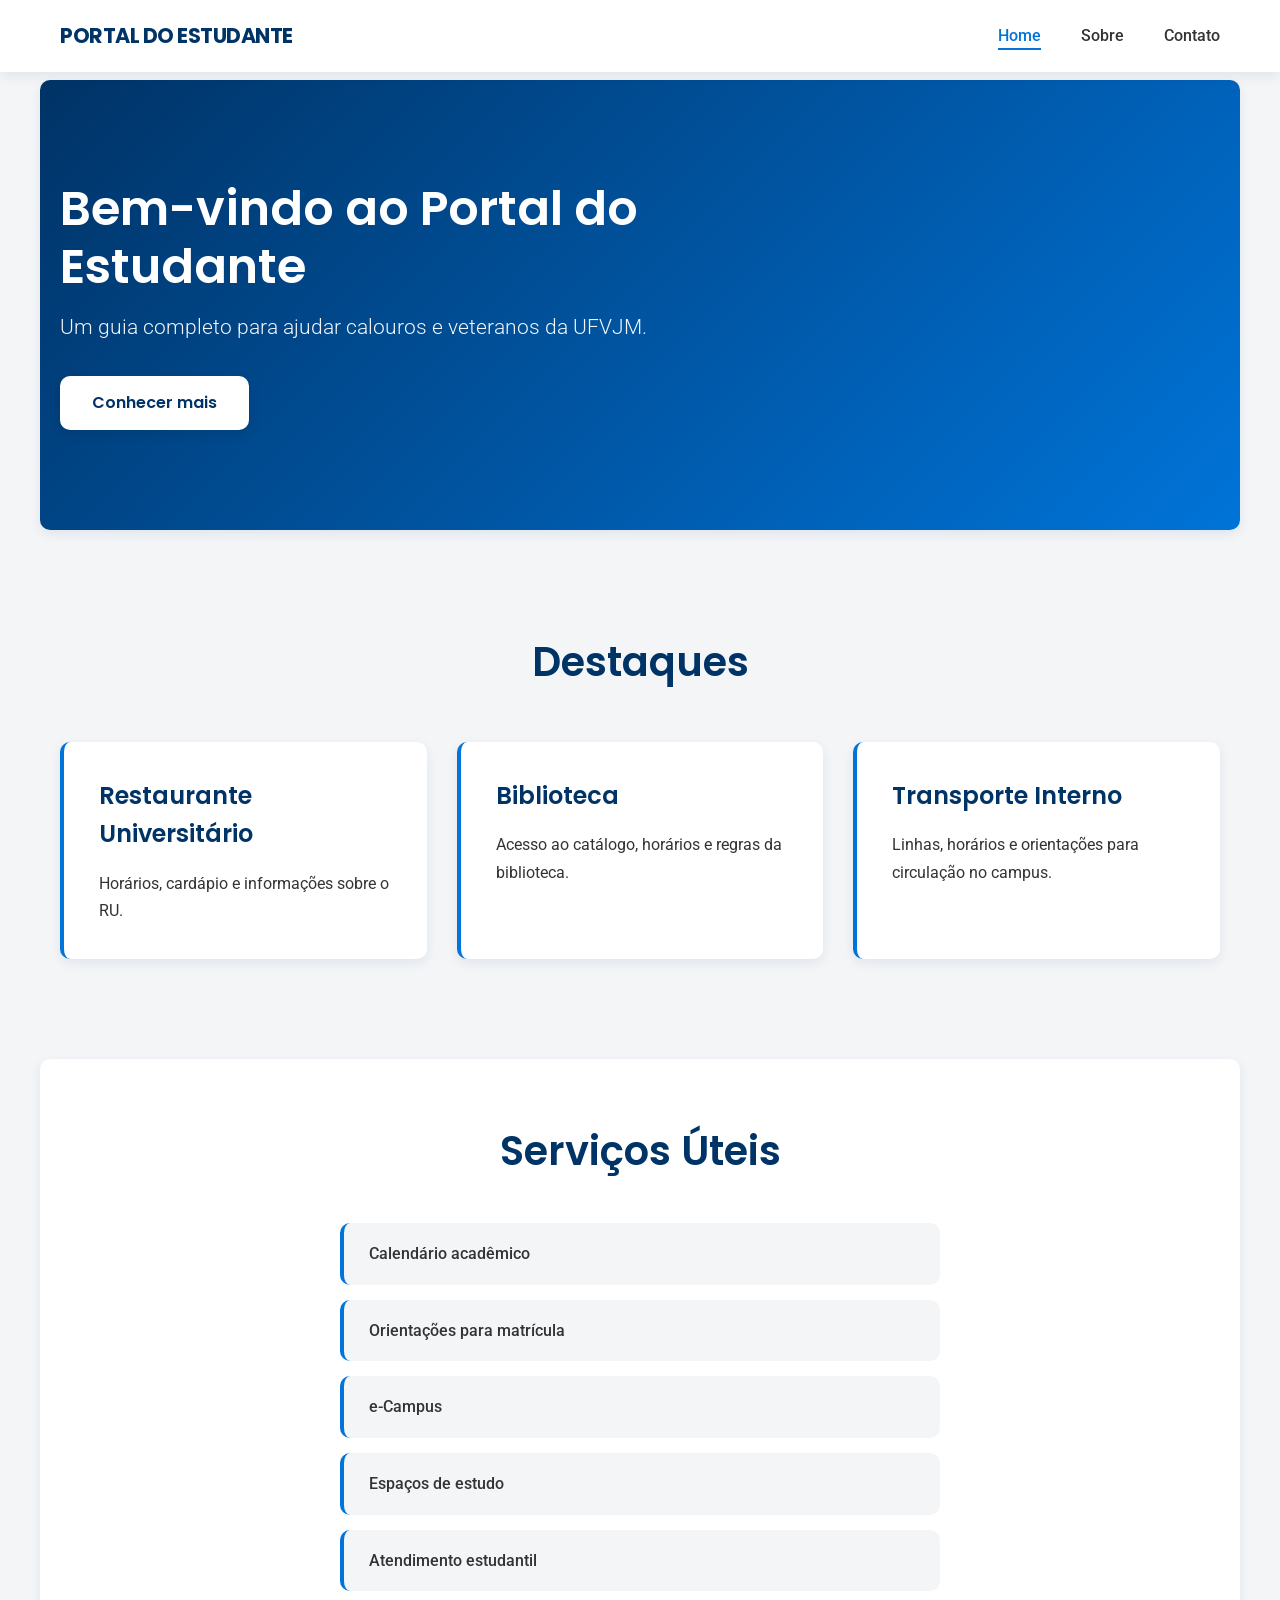
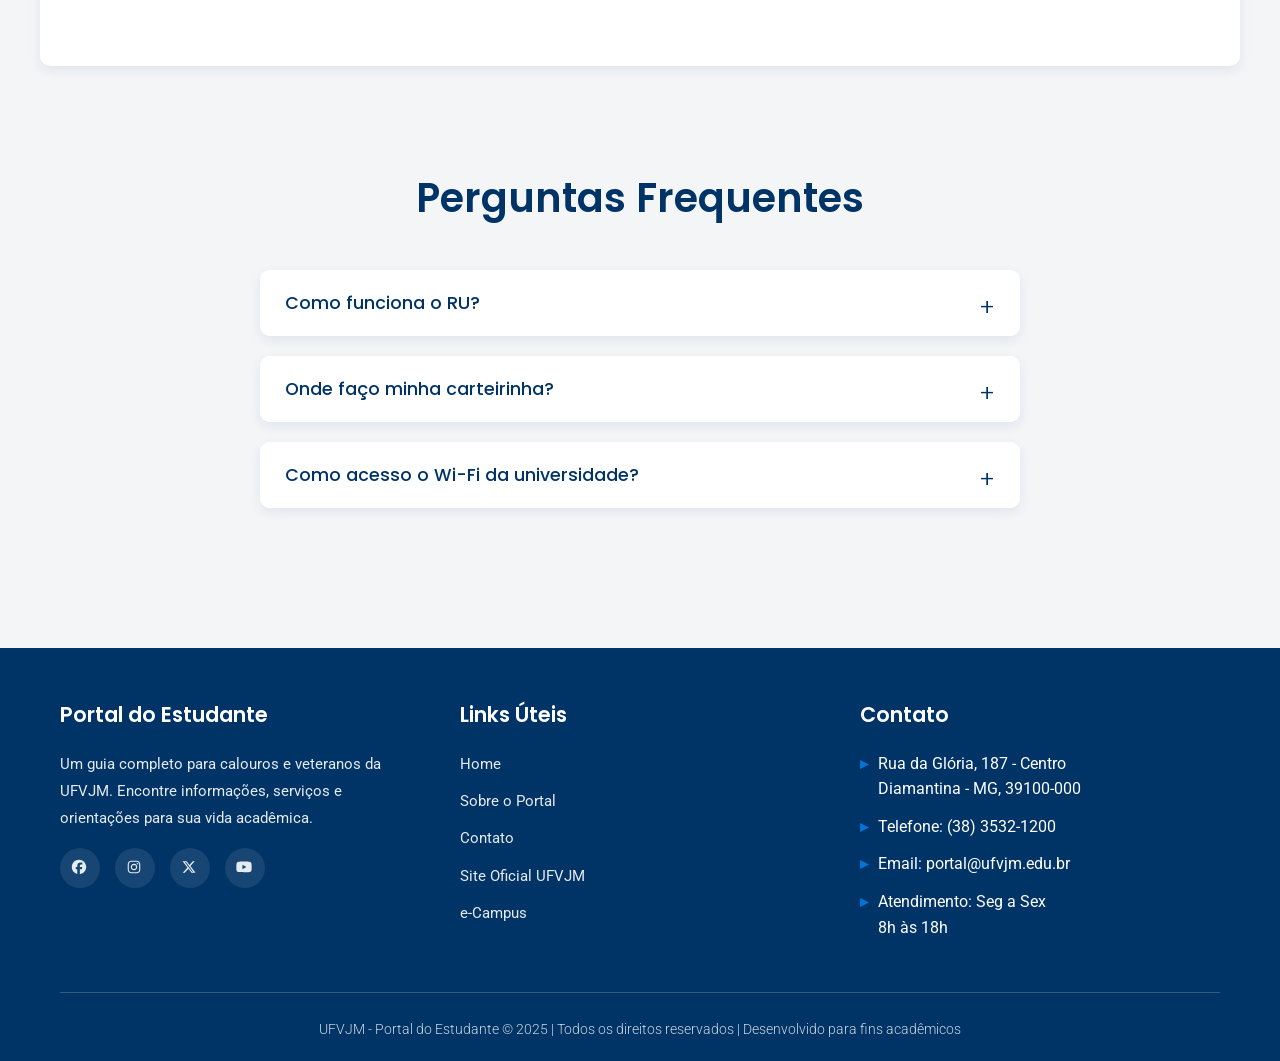
<file: index.html>
<!DOCTYPE html>
<html lang="pt-br">
  <head>
    <meta charset="UTF-8" />
    <meta name="viewport" content="width=device-width, initial-scale=1.0" />
    <title>Portal do Estudante | Home</title>
    <link rel="stylesheet" href="./style.css" />
  </head>

  <body>
    <!-- ========== HEADER ========== -->
    <header class="header">
      <nav class="nav container">
        <div class="logo">PORTAL DO ESTUDANTE</div>

        <ul class="menu">
          <li><a href="index.html" class="active">Home</a></li>
          <li><a href="sobre.html">Sobre</a></li>
          <li><a href="contato.html">Contato</a></li>
        </ul>

        <div class="mobile-btn" id="mobile-btn">☰</div>
      </nav>
    </header>

    <!-- ========== MAIN ========== -->
    <main>
      <section class="hero container">
        <div class="hero-text">
          <h1>Bem-vindo ao Portal do Estudante</h1>
          <p>Um guia completo para ajudar calouros e veteranos da UFVJM.</p>
          <a href="sobre.html" class="btn">Conhecer mais</a>
        </div>
      </section>

      <section class="destaques container">
        <h2>Destaques</h2>

        <div class="cards">
          <article class="card">
            <h3>Restaurante Universitário</h3>
            <p>Horários, cardápio e informações sobre o RU.</p>
          </article>

          <article class="card">
            <h3>Biblioteca</h3>
            <p>Acesso ao catálogo, horários e regras da biblioteca.</p>
          </article>

          <article class="card">
            <h3>Transporte Interno</h3>
            <p>Linhas, horários e orientações para circulação no campus.</p>
          </article>
        </div>
      </section>

      <section class="servicos container">
        <h2>Serviços Úteis</h2>

        <ul class="servicos-lista">
          <li>Calendário acadêmico</li>
          <li>Orientações para matrícula</li>
          <li>e-Campus</li>
          <li>Espaços de estudo</li>
          <li>Atendimento estudantil</li>
        </ul>
      </section>

      <section class="faq container">
        <h2>Perguntas Frequentes</h2>

        <div class="faq-item">
          <button class="faq-pergunta">Como funciona o RU?</button>
          <div class="faq-resposta">
            O Restaurante Universitário oferece refeições a preços acessíveis
            para alunos da UFVJM.
          </div>
        </div>

        <div class="faq-item">
          <button class="faq-pergunta">Onde faço minha carteirinha?</button>
          <div class="faq-resposta">
            A carteirinha estudantil pode ser solicitada na Diretoria de
            Registro e Controle Acadêmico.
          </div>
        </div>

        <div class="faq-item">
          <button class="faq-pergunta">
            Como acesso o Wi-Fi da universidade?
          </button>
          <div class="faq-resposta">
            Utilize seu login institucional para conectar à rede EDUROAM.
          </div>
        </div>
      </section>
    </main>

    <!-- ========== FOOTER ========== -->
    <footer class="footer">
      <div class="container">
        <div class="footer-content">
          <div class="footer-secao">
            <h3>Portal do Estudante</h3>
            <p>
              Um guia completo para calouros e veteranos da UFVJM. Encontre
              informações, serviços e orientações para sua vida acadêmica.
            </p>
            <div class="redes-sociais">
              <a href="#" class="rede-social" aria-label="Facebook">
                <svg
                  xmlns="http://www.w3.org/2000/svg"
                  viewBox="0 0 640 640"
                  fill="currentColor"
                >
                  <path
                    d="M576 320C576 178.6 461.4 64 320 64C178.6 64 64 178.6 64 320C64 440 146.7 540.8 258.2 568.5L258.2 398.2L205.4 398.2L205.4 320L258.2 320L258.2 286.3C258.2 199.2 297.6 158.8 383.2 158.8C399.4 158.8 427.4 162 438.9 165.2L438.9 236C432.9 235.4 422.4 235 409.3 235C367.3 235 351.1 250.9 351.1 292.2L351.1 320L434.7 320L420.3 398.2L351 398.2L351 574.1C477.8 558.8 576 450.9 576 320z"
                  />
                </svg>
              </a>
              <a href="#" class="rede-social" aria-label="Instagram">
                <svg
                  xmlns="http://www.w3.org/2000/svg"
                  viewBox="0 0 640 640"
                  fill="currentColor"
                >
                  <path
                    d="M320.3 205C256.8 204.8 205.2 256.2 205 319.7C204.8 383.2 256.2 434.8 319.7 435C383.2 435.2 434.8 383.8 435 320.3C435.2 256.8 383.8 205.2 320.3 205zM319.7 245.4C360.9 245.2 394.4 278.5 394.6 319.7C394.8 360.9 361.5 394.4 320.3 394.6C279.1 394.8 245.6 361.5 245.4 320.3C245.2 279.1 278.5 245.6 319.7 245.4zM413.1 200.3C413.1 185.5 425.1 173.5 439.9 173.5C454.7 173.5 466.7 185.5 466.7 200.3C466.7 215.1 454.7 227.1 439.9 227.1C425.1 227.1 413.1 215.1 413.1 200.3zM542.8 227.5C541.1 191.6 532.9 159.8 506.6 133.6C480.4 107.4 448.6 99.2 412.7 97.4C375.7 95.3 264.8 95.3 227.8 97.4C192 99.1 160.2 107.3 133.9 133.5C107.6 159.7 99.5 191.5 97.7 227.4C95.6 264.4 95.6 375.3 97.7 412.3C99.4 448.2 107.6 480 133.9 506.2C160.2 532.4 191.9 540.6 227.8 542.4C264.8 544.5 375.7 544.5 412.7 542.4C448.6 540.7 480.4 532.5 506.6 506.2C532.8 480 541 448.2 542.8 412.3C544.9 375.3 544.9 264.5 542.8 227.5zM495 452C487.2 471.6 472.1 486.7 452.4 494.6C422.9 506.3 352.9 503.6 320.3 503.6C287.7 503.6 217.6 506.2 188.2 494.6C168.6 486.8 153.5 471.7 145.6 452C133.9 422.5 136.6 352.5 136.6 319.9C136.6 287.3 134 217.2 145.6 187.8C153.4 168.2 168.5 153.1 188.2 145.2C217.7 133.5 287.7 136.2 320.3 136.2C352.9 136.2 423 133.6 452.4 145.2C472 153 487.1 168.1 495 187.8C506.7 217.3 504 287.3 504 319.9C504 352.5 506.7 422.6 495 452z"
                  />
                </svg>
              </a>
              <a href="#" class="rede-social" aria-label="Twitter">
                <svg
                  xmlns="http://www.w3.org/2000/svg"
                  viewBox="0 0 640 640"
                  fill="currentColor"
                >
                  <path
                    d="M453.2 112L523.8 112L369.6 288.2L551 528L409 528L297.7 382.6L170.5 528L99.8 528L264.7 339.5L90.8 112L236.4 112L336.9 244.9L453.2 112zM428.4 485.8L467.5 485.8L215.1 152L173.1 152L428.4 485.8z"
                  />
                </svg>
              </a>
              <a href="#" class="rede-social" aria-label="YouTube">
                <svg
                  xmlns="http://www.w3.org/2000/svg"
                  viewBox="0 0 640 640"
                  fill="currentColor"
                >
                  <path
                    d="M581.7 188.1C575.5 164.4 556.9 145.8 533.4 139.5C490.9 128 320.1 128 320.1 128C320.1 128 149.3 128 106.7 139.5C83.2 145.8 64.7 164.4 58.4 188.1C47 231 47 320.4 47 320.4C47 320.4 47 409.8 58.4 452.7C64.7 476.3 83.2 494.2 106.7 500.5C149.3 512 320.1 512 320.1 512C320.1 512 490.9 512 533.5 500.5C557 494.2 575.5 476.3 581.8 452.7C593.2 409.8 593.2 320.4 593.2 320.4C593.2 320.4 593.2 231 581.8 188.1zM264.2 401.6L264.2 239.2L406.9 320.4L264.2 401.6z"
                  />
                </svg>
              </a>
            </div>
          </div>

          <div class="footer-secao">
            <h3>Links Úteis</h3>
            <ul class="footer-links">
              <li><a href="index.html">Home</a></li>
              <li><a href="sobre.html">Sobre o Portal</a></li>
              <li><a href="contato.html">Contato</a></li>
              <li>
                <a href="https://ufvjm.edu.br" target="_blank"
                  >Site Oficial UFVJM</a
                >
              </li>
              <li>
                <a href="https://ecampus.ufvjm.edu.br/" target="_blank"
                  >e-Campus</a
                >
              </li>
            </ul>
          </div>

          <div class="footer-secao">
            <h3>Contato</h3>
            <ul class="contato-info">
              <li>
                Rua da Glória, 187 - Centro<br />Diamantina - MG, 39100-000
              </li>
              <li>Telefone: (38) 3532-1200</li>
              <li>Email: portal@ufvjm.edu.br</li>
              <li>Atendimento: Seg a Sex<br />8h às 18h</li>
            </ul>
          </div>
        </div>

        <div class="footer-bottom">
          <p>
            UFVJM - Portal do Estudante © 2025 | Todos os direitos reservados |
            Desenvolvido para fins acadêmicos
          </p>
        </div>
      </div>
    </footer>

    <script src="./script.js"></script>
  </body>
</html>
</file>
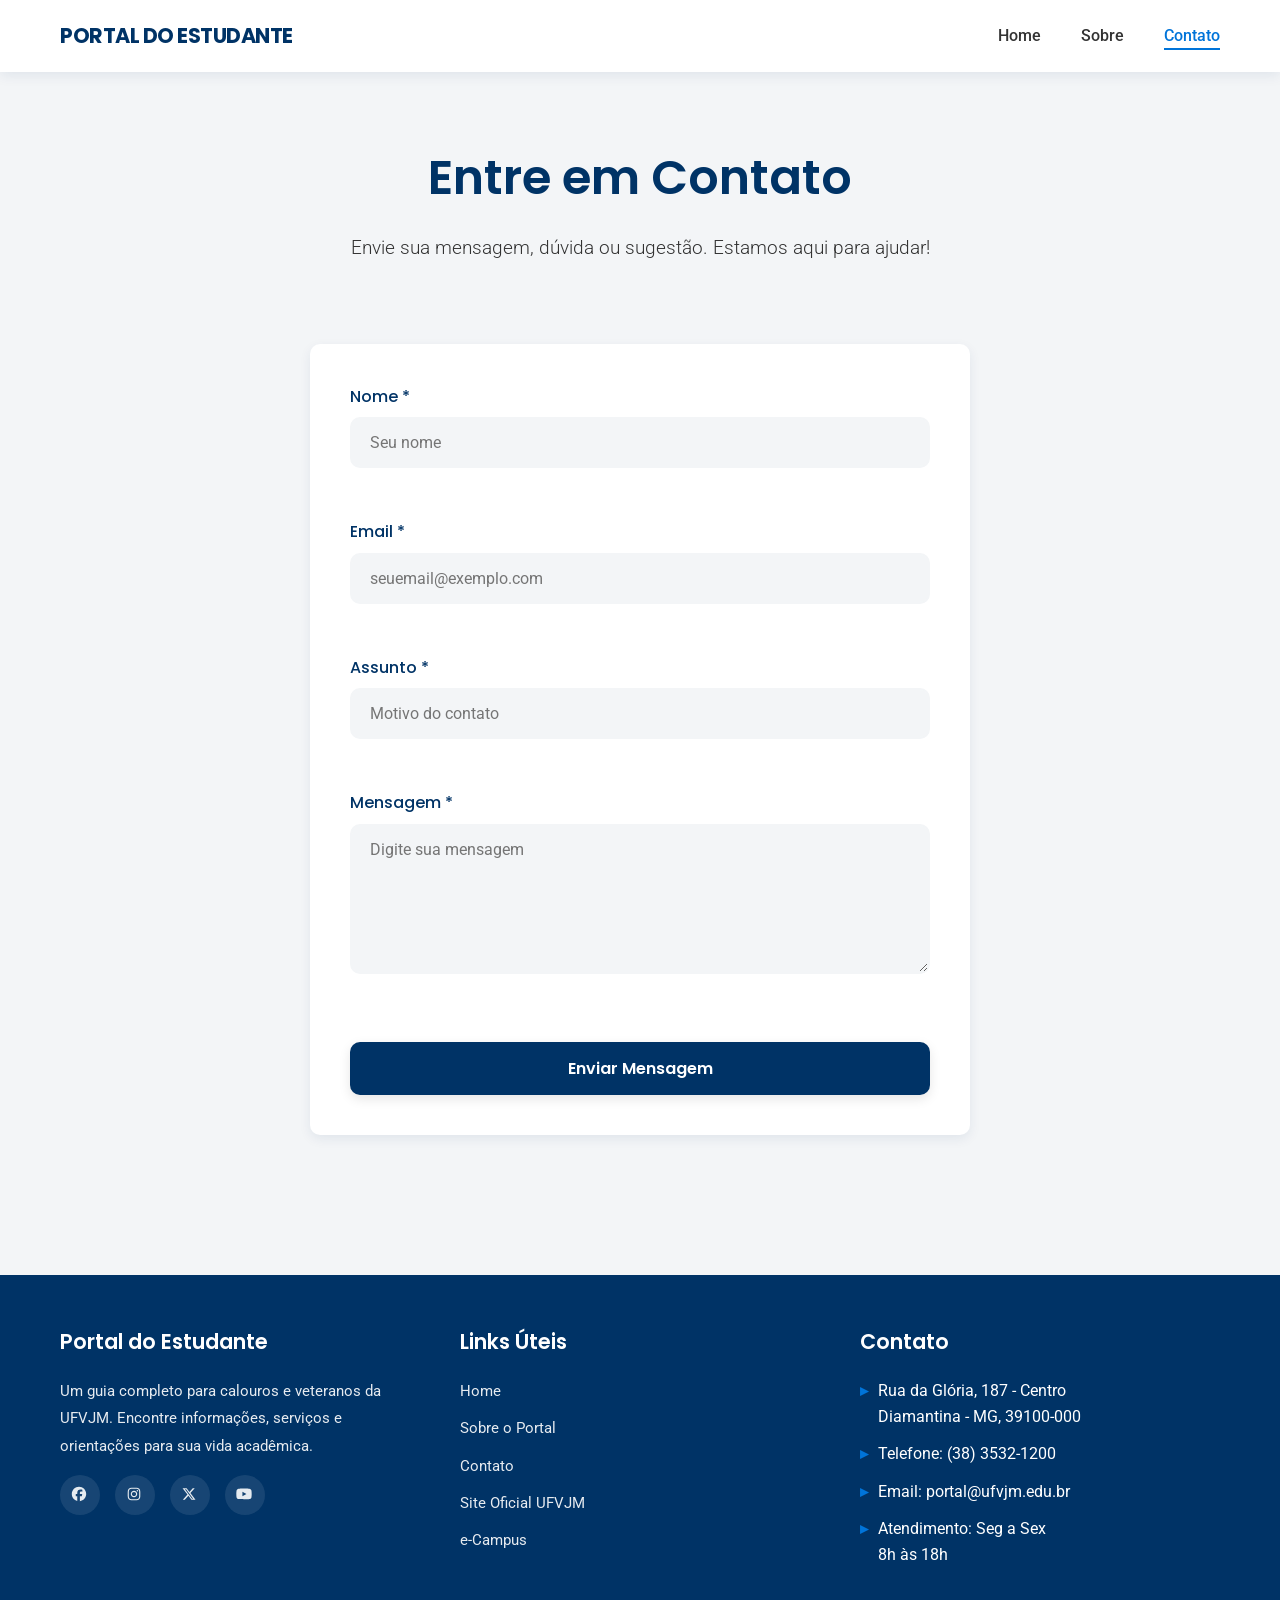
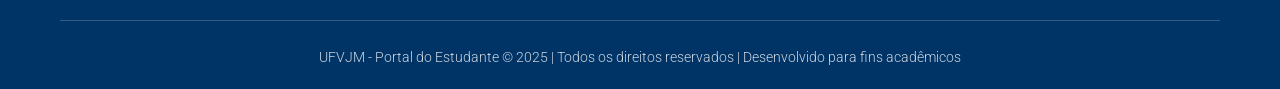
<file: contato.html>
<!DOCTYPE html>
<html lang="pt-br">
  <head>
    <meta charset="UTF-8" />
    <meta name="viewport" content="width=device-width, initial-scale=1.0" />
    <title>Portal do Estudante | Contato</title>
    <link rel="stylesheet" href="./style.css" />
  </head>

  <body>
    <!-- ========== HEADER ========== -->
    <header class="header">
      <nav class="nav container">
        <div class="logo">PORTAL DO ESTUDANTE</div>

        <ul class="menu">
          <li><a href="index.html">Home</a></li>
          <li><a href="sobre.html">Sobre</a></li>
          <li><a href="contato.html" class="active">Contato</a></li>
        </ul>

        <div class="mobile-btn" id="mobile-btn">☰</div>
      </nav>
    </header>

    <!-- ========== MAIN ========== -->
    <main>
      <section class="contato-header container">
        <h1>Entre em Contato</h1>
        <p>Envie sua mensagem, dúvida ou sugestão. Estamos aqui para ajudar!</p>
      </section>

      <section class="contato-form container">
        <form id="form-contato">
          <div class="form-grupo">
            <label for="nome">Nome *</label>
            <input
              type="text"
              id="nome"
              name="nome"
              placeholder="Seu nome"
              required
            />
            <small class="erro"></small>
          </div>

          <div class="form-grupo">
            <label for="email">Email *</label>
            <input
              type="email"
              id="email"
              name="email"
              placeholder="seuemail@exemplo.com"
              required
            />
            <small class="erro"></small>
          </div>

          <div class="form-grupo">
            <label for="assunto">Assunto *</label>
            <input
              type="text"
              id="assunto"
              name="assunto"
              placeholder="Motivo do contato"
              required
            />
            <small class="erro"></small>
          </div>

          <div class="form-grupo">
            <label for="mensagem">Mensagem *</label>
            <textarea
              id="mensagem"
              name="mensagem"
              rows="6"
              placeholder="Digite sua mensagem"
              required
            ></textarea>
            <small class="erro"></small>
          </div>

          <button type="submit" class="btn">Enviar Mensagem</button>

          <p id="msg-sucesso" class="sucesso" style="display: none">
            Mensagem enviada com sucesso!
          </p>
        </form>
      </section>
    </main>

    <!-- ========== FOOTER ========== -->
    <footer class="footer">
      <div class="container">
        <div class="footer-content">
          <div class="footer-secao">
            <h3>Portal do Estudante</h3>
            <p>
              Um guia completo para calouros e veteranos da UFVJM. Encontre
              informações, serviços e orientações para sua vida acadêmica.
            </p>
            <div class="redes-sociais">
              <a href="#" class="rede-social" aria-label="Facebook">
                <svg
                  xmlns="http://www.w3.org/2000/svg"
                  viewBox="0 0 640 640"
                  fill="currentColor"
                >
                  <path
                    d="M576 320C576 178.6 461.4 64 320 64C178.6 64 64 178.6 64 320C64 440 146.7 540.8 258.2 568.5L258.2 398.2L205.4 398.2L205.4 320L258.2 320L258.2 286.3C258.2 199.2 297.6 158.8 383.2 158.8C399.4 158.8 427.4 162 438.9 165.2L438.9 236C432.9 235.4 422.4 235 409.3 235C367.3 235 351.1 250.9 351.1 292.2L351.1 320L434.7 320L420.3 398.2L351 398.2L351 574.1C477.8 558.8 576 450.9 576 320z"
                  />
                </svg>
              </a>
              <a href="#" class="rede-social" aria-label="Instagram">
                <svg
                  xmlns="http://www.w3.org/2000/svg"
                  viewBox="0 0 640 640"
                  fill="currentColor"
                >
                  <path
                    d="M320.3 205C256.8 204.8 205.2 256.2 205 319.7C204.8 383.2 256.2 434.8 319.7 435C383.2 435.2 434.8 383.8 435 320.3C435.2 256.8 383.8 205.2 320.3 205zM319.7 245.4C360.9 245.2 394.4 278.5 394.6 319.7C394.8 360.9 361.5 394.4 320.3 394.6C279.1 394.8 245.6 361.5 245.4 320.3C245.2 279.1 278.5 245.6 319.7 245.4zM413.1 200.3C413.1 185.5 425.1 173.5 439.9 173.5C454.7 173.5 466.7 185.5 466.7 200.3C466.7 215.1 454.7 227.1 439.9 227.1C425.1 227.1 413.1 215.1 413.1 200.3zM542.8 227.5C541.1 191.6 532.9 159.8 506.6 133.6C480.4 107.4 448.6 99.2 412.7 97.4C375.7 95.3 264.8 95.3 227.8 97.4C192 99.1 160.2 107.3 133.9 133.5C107.6 159.7 99.5 191.5 97.7 227.4C95.6 264.4 95.6 375.3 97.7 412.3C99.4 448.2 107.6 480 133.9 506.2C160.2 532.4 191.9 540.6 227.8 542.4C264.8 544.5 375.7 544.5 412.7 542.4C448.6 540.7 480.4 532.5 506.6 506.2C532.8 480 541 448.2 542.8 412.3C544.9 375.3 544.9 264.5 542.8 227.5zM495 452C487.2 471.6 472.1 486.7 452.4 494.6C422.9 506.3 352.9 503.6 320.3 503.6C287.7 503.6 217.6 506.2 188.2 494.6C168.6 486.8 153.5 471.7 145.6 452C133.9 422.5 136.6 352.5 136.6 319.9C136.6 287.3 134 217.2 145.6 187.8C153.4 168.2 168.5 153.1 188.2 145.2C217.7 133.5 287.7 136.2 320.3 136.2C352.9 136.2 423 133.6 452.4 145.2C472 153 487.1 168.1 495 187.8C506.7 217.3 504 287.3 504 319.9C504 352.5 506.7 422.6 495 452z"
                  />
                </svg>
              </a>
              <a href="#" class="rede-social" aria-label="Twitter">
                <svg
                  xmlns="http://www.w3.org/2000/svg"
                  viewBox="0 0 640 640"
                  fill="currentColor"
                >
                  <path
                    d="M453.2 112L523.8 112L369.6 288.2L551 528L409 528L297.7 382.6L170.5 528L99.8 528L264.7 339.5L90.8 112L236.4 112L336.9 244.9L453.2 112zM428.4 485.8L467.5 485.8L215.1 152L173.1 152L428.4 485.8z"
                  />
                </svg>
              </a>
              <a href="#" class="rede-social" aria-label="YouTube">
                <svg
                  xmlns="http://www.w3.org/2000/svg"
                  viewBox="0 0 640 640"
                  fill="currentColor"
                >
                  <path
                    d="M581.7 188.1C575.5 164.4 556.9 145.8 533.4 139.5C490.9 128 320.1 128 320.1 128C320.1 128 149.3 128 106.7 139.5C83.2 145.8 64.7 164.4 58.4 188.1C47 231 47 320.4 47 320.4C47 320.4 47 409.8 58.4 452.7C64.7 476.3 83.2 494.2 106.7 500.5C149.3 512 320.1 512 320.1 512C320.1 512 490.9 512 533.5 500.5C557 494.2 575.5 476.3 581.8 452.7C593.2 409.8 593.2 320.4 593.2 320.4C593.2 320.4 593.2 231 581.8 188.1zM264.2 401.6L264.2 239.2L406.9 320.4L264.2 401.6z"
                  />
                </svg>
              </a>
            </div>
          </div>

          <div class="footer-secao">
            <h3>Links Úteis</h3>
            <ul class="footer-links">
              <li><a href="index.html">Home</a></li>
              <li><a href="sobre.html">Sobre o Portal</a></li>
              <li><a href="contato.html">Contato</a></li>
              <li>
                <a href="https://ufvjm.edu.br" target="_blank"
                  >Site Oficial UFVJM</a
                >
              </li>
              <li>
                <a href="https://ecampus.ufvjm.edu.br/" target="_blank"
                  >e-Campus</a
                >
              </li>
            </ul>
          </div>

          <div class="footer-secao">
            <h3>Contato</h3>
            <ul class="contato-info">
              <li>
                Rua da Glória, 187 - Centro<br />Diamantina - MG, 39100-000
              </li>
              <li>Telefone: (38) 3532-1200</li>
              <li>Email: portal@ufvjm.edu.br</li>
              <li>Atendimento: Seg a Sex<br />8h às 18h</li>
            </ul>
          </div>
        </div>

        <div class="footer-bottom">
          <p>
            UFVJM - Portal do Estudante © 2025 | Todos os direitos reservados |
            Desenvolvido para fins acadêmicos
          </p>
        </div>
      </div>
    </footer>

    <script src="./script.js"></script>
  </body>
</html>
</file>
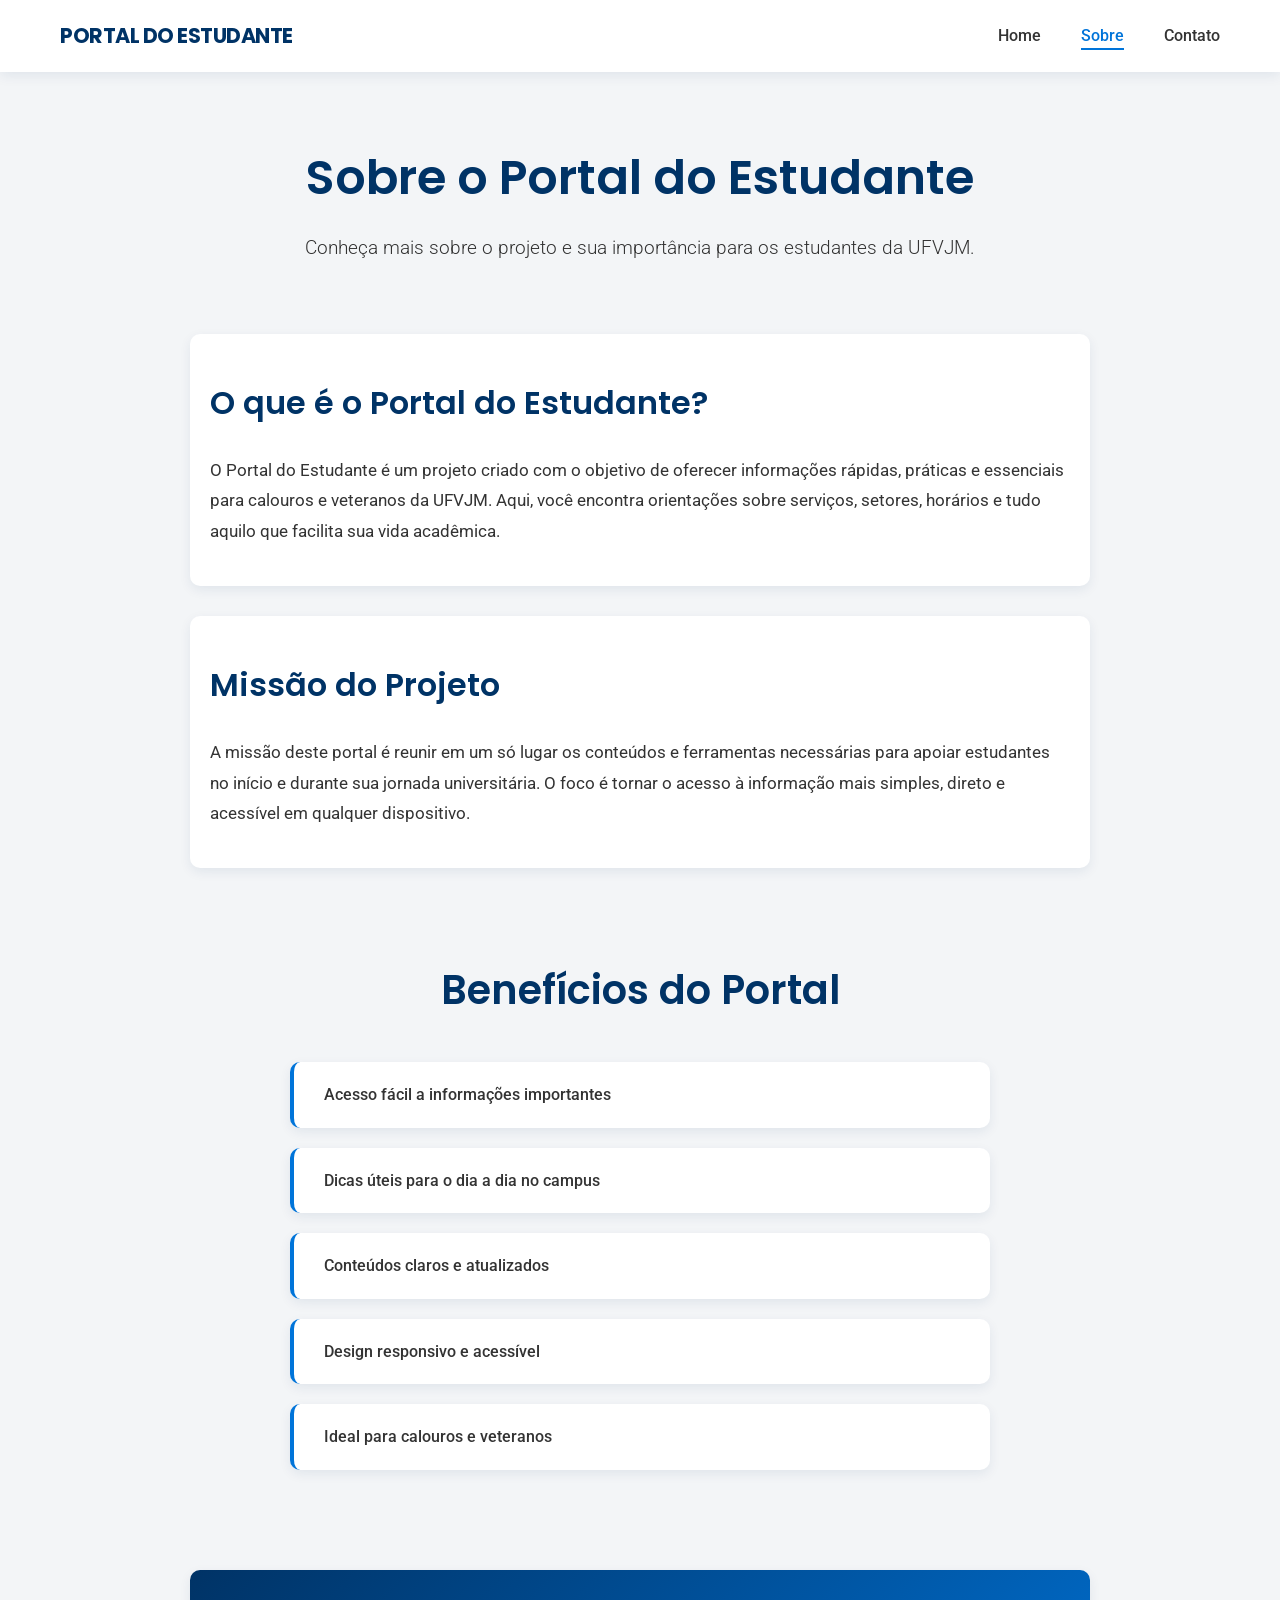
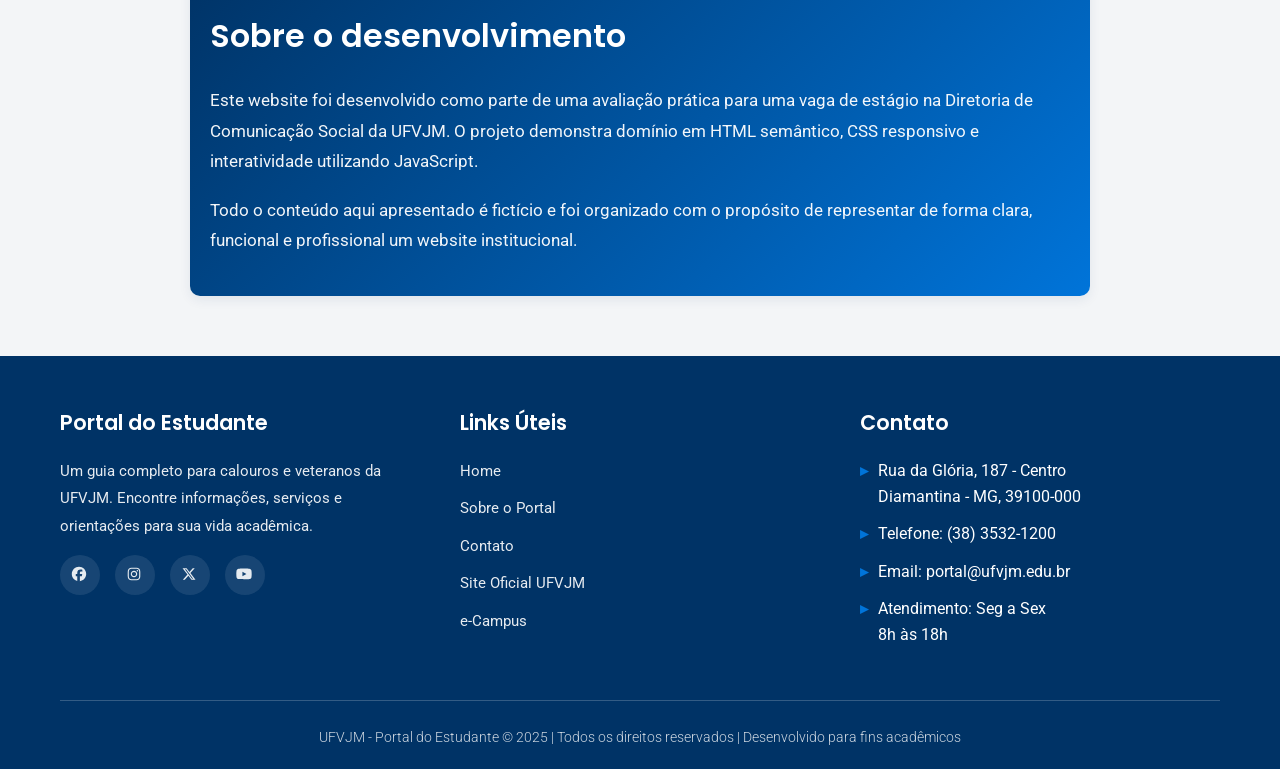
<file: sobre.html>
<!DOCTYPE html>
<html lang="pt-br">
  <head>
    <meta charset="UTF-8" />
    <meta name="viewport" content="width=device-width, initial-scale=1.0" />
    <title>Portal do Estudante | Sobre</title>
    <link rel="stylesheet" href="./style.css" />
  </head>

  <body>
    <!-- ========== HEADER ========== -->
    <header class="header">
      <nav class="nav container">
        <div class="logo">PORTAL DO ESTUDANTE</div>

        <ul class="menu">
          <li><a href="index.html">Home</a></li>
          <li><a href="sobre.html" class="active">Sobre</a></li>
          <li><a href="contato.html">Contato</a></li>
        </ul>

        <div class="mobile-btn" id="mobile-btn">☰</div>
      </nav>
    </header>

    <!-- ========== MAIN ========== -->
    <main>
      <section class="sobre-header container">
        <h1>Sobre o Portal do Estudante</h1>
        <p>
          Conheça mais sobre o projeto e sua importância para os estudantes da
          UFVJM.
        </p>
      </section>

      <section class="sobre container">
        <article>
          <h2>O que é o Portal do Estudante?</h2>
          <p>
            O Portal do Estudante é um projeto criado com o objetivo de oferecer
            informações rápidas, práticas e essenciais para calouros e veteranos
            da UFVJM. Aqui, você encontra orientações sobre serviços, setores,
            horários e tudo aquilo que facilita sua vida acadêmica.
          </p>
        </article>
      </section>

      <section class="sobre container">
        <article>
          <h2>Missão do Projeto</h2>
          <p>
            A missão deste portal é reunir em um só lugar os conteúdos e
            ferramentas necessárias para apoiar estudantes no início e durante
            sua jornada universitária. O foco é tornar o acesso à informação
            mais simples, direto e acessível em qualquer dispositivo.
          </p>
        </article>
      </section>

      <section class="beneficios container">
        <h2>Benefícios do Portal</h2>

        <ul class="beneficios-lista">
          <li>Acesso fácil a informações importantes</li>
          <li>Dicas úteis para o dia a dia no campus</li>
          <li>Conteúdos claros e atualizados</li>
          <li>Design responsivo e acessível</li>
          <li>Ideal para calouros e veteranos</li>
        </ul>
      </section>

      <section class="sobre-dev container">
        <article>
          <h2>Sobre o desenvolvimento</h2>
          <p>
            Este website foi desenvolvido como parte de uma avaliação prática
            para uma vaga de estágio na Diretoria de Comunicação Social da
            UFVJM. O projeto demonstra domínio em HTML semântico, CSS responsivo
            e interatividade utilizando JavaScript.
          </p>
          <p>
            Todo o conteúdo aqui apresentado é fictício e foi organizado com o
            propósito de representar de forma clara, funcional e profissional um
            website institucional.
          </p>
        </article>
      </section>
    </main>

    <!-- ========== FOOTER ========== -->
    <footer class="footer">
      <div class="container">
        <div class="footer-content">
          <div class="footer-secao">
            <h3>Portal do Estudante</h3>
            <p>
              Um guia completo para calouros e veteranos da UFVJM. Encontre
              informações, serviços e orientações para sua vida acadêmica.
            </p>
            <div class="redes-sociais">
              <a href="#" class="rede-social" aria-label="Facebook">
                <svg
                  xmlns="http://www.w3.org/2000/svg"
                  viewBox="0 0 640 640"
                  fill="currentColor"
                >
                  <path
                    d="M576 320C576 178.6 461.4 64 320 64C178.6 64 64 178.6 64 320C64 440 146.7 540.8 258.2 568.5L258.2 398.2L205.4 398.2L205.4 320L258.2 320L258.2 286.3C258.2 199.2 297.6 158.8 383.2 158.8C399.4 158.8 427.4 162 438.9 165.2L438.9 236C432.9 235.4 422.4 235 409.3 235C367.3 235 351.1 250.9 351.1 292.2L351.1 320L434.7 320L420.3 398.2L351 398.2L351 574.1C477.8 558.8 576 450.9 576 320z"
                  />
                </svg>
              </a>
              <a href="#" class="rede-social" aria-label="Instagram">
                <svg
                  xmlns="http://www.w3.org/2000/svg"
                  viewBox="0 0 640 640"
                  fill="currentColor"
                >
                  <path
                    d="M320.3 205C256.8 204.8 205.2 256.2 205 319.7C204.8 383.2 256.2 434.8 319.7 435C383.2 435.2 434.8 383.8 435 320.3C435.2 256.8 383.8 205.2 320.3 205zM319.7 245.4C360.9 245.2 394.4 278.5 394.6 319.7C394.8 360.9 361.5 394.4 320.3 394.6C279.1 394.8 245.6 361.5 245.4 320.3C245.2 279.1 278.5 245.6 319.7 245.4zM413.1 200.3C413.1 185.5 425.1 173.5 439.9 173.5C454.7 173.5 466.7 185.5 466.7 200.3C466.7 215.1 454.7 227.1 439.9 227.1C425.1 227.1 413.1 215.1 413.1 200.3zM542.8 227.5C541.1 191.6 532.9 159.8 506.6 133.6C480.4 107.4 448.6 99.2 412.7 97.4C375.7 95.3 264.8 95.3 227.8 97.4C192 99.1 160.2 107.3 133.9 133.5C107.6 159.7 99.5 191.5 97.7 227.4C95.6 264.4 95.6 375.3 97.7 412.3C99.4 448.2 107.6 480 133.9 506.2C160.2 532.4 191.9 540.6 227.8 542.4C264.8 544.5 375.7 544.5 412.7 542.4C448.6 540.7 480.4 532.5 506.6 506.2C532.8 480 541 448.2 542.8 412.3C544.9 375.3 544.9 264.5 542.8 227.5zM495 452C487.2 471.6 472.1 486.7 452.4 494.6C422.9 506.3 352.9 503.6 320.3 503.6C287.7 503.6 217.6 506.2 188.2 494.6C168.6 486.8 153.5 471.7 145.6 452C133.9 422.5 136.6 352.5 136.6 319.9C136.6 287.3 134 217.2 145.6 187.8C153.4 168.2 168.5 153.1 188.2 145.2C217.7 133.5 287.7 136.2 320.3 136.2C352.9 136.2 423 133.6 452.4 145.2C472 153 487.1 168.1 495 187.8C506.7 217.3 504 287.3 504 319.9C504 352.5 506.7 422.6 495 452z"
                  />
                </svg>
              </a>
              <a href="#" class="rede-social" aria-label="Twitter">
                <svg
                  xmlns="http://www.w3.org/2000/svg"
                  viewBox="0 0 640 640"
                  fill="currentColor"
                >
                  <path
                    d="M453.2 112L523.8 112L369.6 288.2L551 528L409 528L297.7 382.6L170.5 528L99.8 528L264.7 339.5L90.8 112L236.4 112L336.9 244.9L453.2 112zM428.4 485.8L467.5 485.8L215.1 152L173.1 152L428.4 485.8z"
                  />
                </svg>
              </a>
              <a href="#" class="rede-social" aria-label="YouTube">
                <svg
                  xmlns="http://www.w3.org/2000/svg"
                  viewBox="0 0 640 640"
                  fill="currentColor"
                >
                  <path
                    d="M581.7 188.1C575.5 164.4 556.9 145.8 533.4 139.5C490.9 128 320.1 128 320.1 128C320.1 128 149.3 128 106.7 139.5C83.2 145.8 64.7 164.4 58.4 188.1C47 231 47 320.4 47 320.4C47 320.4 47 409.8 58.4 452.7C64.7 476.3 83.2 494.2 106.7 500.5C149.3 512 320.1 512 320.1 512C320.1 512 490.9 512 533.5 500.5C557 494.2 575.5 476.3 581.8 452.7C593.2 409.8 593.2 320.4 593.2 320.4C593.2 320.4 593.2 231 581.8 188.1zM264.2 401.6L264.2 239.2L406.9 320.4L264.2 401.6z"
                  />
                </svg>
              </a>
            </div>
          </div>

          <div class="footer-secao">
            <h3>Links Úteis</h3>
            <ul class="footer-links">
              <li><a href="index.html">Home</a></li>
              <li><a href="sobre.html">Sobre o Portal</a></li>
              <li><a href="contato.html">Contato</a></li>
              <li>
                <a href="https://ufvjm.edu.br" target="_blank"
                  >Site Oficial UFVJM</a
                >
              </li>
              <li>
                <a href="https://ecampus.ufvjm.edu.br/" target="_blank"
                  >e-Campus</a
                >
              </li>
            </ul>
          </div>

          <div class="footer-secao">
            <h3>Contato</h3>
            <ul class="contato-info">
              <li>
                Rua da Glória, 187 - Centro<br />Diamantina - MG, 39100-000
              </li>
              <li>Telefone: (38) 3532-1200</li>
              <li>Email: portal@ufvjm.edu.br</li>
              <li>Atendimento: Seg a Sex<br />8h às 18h</li>
            </ul>
          </div>
        </div>

        <div class="footer-bottom">
          <p>
            UFVJM - Portal do Estudante © 2025 | Todos os direitos reservados |
            Desenvolvido para fins acadêmicos
          </p>
        </div>
      </div>
    </footer>

    <script src="./script.js"></script>
  </body>
</html>
</file>
<file: style.css>
/* ========== IMPORTAÇÃO DE FONTES ========== */
@import url('https://fonts.googleapis.com/css2?family=Poppins:wght@400;600;700&family=Roboto:wght@300;400;500&display=swap');

/* ========== RESET E VARIÁVEIS ========== */
* {
  margin: 0;
  padding: 0;
  box-sizing: border-box;
}

:root {
  --azul-ufvjm: #003366;
  --azul-claro: #0074D9;
  --cinza-claro: #F3F5F7;
  --branco: #FFFFFF;
  --cinza-escuro: #333333;
  --vermelho-erro: #e74c3c;
  --verde-sucesso: #27ae60;
  --sombra-suave: 0 4px 12px rgba(0, 51, 102, 0.08);
  --sombra-hover: 0 6px 20px rgba(0, 51, 102, 0.15);
  --border-radius: 10px;
}

body {
  font-family: 'Roboto', sans-serif;
  color: var(--cinza-escuro);
  line-height: 1.6;
  background-color: var(--cinza-claro);
}

h1, h2, h3 {
  font-family: 'Poppins', sans-serif;
  font-weight: 600;
  color: var(--azul-ufvjm);
}

.container {
  max-width: 1200px;
  margin: 0 auto;
  padding: 0 20px;
}

/* ========== HEADER ========== */
.header {
  background-color: var(--branco);
  box-shadow: var(--sombra-suave);
  position: fixed;
  top: 0;
  left: 0;
  right: 0;
  z-index: 1000;
}

.nav {
  display: flex;
  justify-content: space-between;
  align-items: center;
  padding: 1.2rem 20px;
}

.logo {
  font-family: 'Poppins', sans-serif;
  font-weight: 700;
  font-size: 1.3rem;
  color: var(--azul-ufvjm);
  letter-spacing: -0.5px;
}

.menu {
  display: flex;
  gap: 2.5rem;
  list-style: none;
}

.menu a {
  text-decoration: none;
  color: var(--cinza-escuro);
  font-weight: 500;
  transition: color 0.3s ease;
  position: relative;
  padding-bottom: 5px;
}

.menu a::after {
  content: '';
  position: absolute;
  bottom: 0;
  left: 0;
  width: 0;
  height: 2px;
  background-color: var(--azul-claro);
  transition: width 0.3s ease;
}

.menu a:hover::after,
.menu a.active::after {
  width: 100%;
}

.menu a:hover,
.menu a.active {
  color: var(--azul-claro);
}

.mobile-btn {
  display: none;
  font-size: 1.8rem;
  cursor: pointer;
  color: var(--azul-ufvjm);
}

/* ========== MAIN ========== */
main {
  margin-top: 80px;
}

/* ========== HOME - Hero Section ========== */
.hero {
  background: linear-gradient(135deg, var(--azul-ufvjm) 0%, var(--azul-claro) 100%);
  color: var(--branco);
  padding: 100px 20px;
  border-radius: var(--border-radius);
  margin: 40px auto;
  box-shadow: var(--sombra-suave);
}

.hero-text {
  max-width: 700px;
}

.hero h1 {
  font-size: 3rem;
  margin-bottom: 1rem;
  color: var(--branco);
  line-height: 1.2;
}

.hero p {
  font-size: 1.3rem;
  margin-bottom: 2rem;
  font-weight: 300;
  opacity: 0.95;
}

.btn {
  display: inline-block;
  padding: 14px 32px;
  background-color: var(--branco);
  color: var(--azul-ufvjm);
  text-decoration: none;
  border-radius: var(--border-radius);
  font-weight: 600;
  font-family: 'Poppins', sans-serif;
  transition: all 0.3s ease;
  box-shadow: 0 4px 12px rgba(0, 0, 0, 0.1);
  border: none;
  cursor: pointer;
  font-size: 1rem;
}

.btn:hover {
  transform: translateY(-2px);
  box-shadow: 0 6px 20px rgba(0, 0, 0, 0.15);
}

/* ========== HOME - Destaques Section ========== */
.destaques {
  padding: 60px 20px;
}

.destaques h2 {
  text-align: center;
  font-size: 2.5rem;
  margin-bottom: 3rem;
}

.cards {
  display: grid;
  grid-template-columns: repeat(auto-fit, minmax(280px, 1fr));
  gap: 30px;
}

.card {
  background-color: var(--branco);
  padding: 35px;
  border-radius: var(--border-radius);
  box-shadow: var(--sombra-suave);
  transition: all 0.3s ease;
  border-left: 4px solid var(--azul-claro);
}

.card:hover {
  transform: translateY(-5px);
  box-shadow: var(--sombra-hover);
}

.card h3 {
  font-size: 1.5rem;
  margin-bottom: 1rem;
  color: var(--azul-ufvjm);
}

.card p {
  color: var(--cinza-escuro);
  line-height: 1.7;
}

/* ========== HOME - Serviços Section ========== */
.servicos {
  padding: 60px 20px;
  background-color: var(--branco);
  margin: 40px auto;
  border-radius: var(--border-radius);
  box-shadow: var(--sombra-suave);
}

.servicos h2 {
  text-align: center;
  font-size: 2.5rem;
  margin-bottom: 2.5rem;
}

.servicos-lista {
  list-style: none;
  max-width: 600px;
  margin: 0 auto;
}

.servicos-lista li {
  padding: 18px 25px;
  margin-bottom: 15px;
  background-color: var(--cinza-claro);
  border-radius: var(--border-radius);
  border-left: 4px solid var(--azul-claro);
  font-weight: 500;
  transition: all 0.3s ease;
  cursor: pointer;
}

.servicos-lista li:hover {
  background-color: var(--azul-claro);
  color: var(--branco);
  transform: translateX(8px);
}

/* ========== HOME - FAQ Section ========== */
.faq {
  padding: 60px 20px;
  max-width: 800px;
}

.faq h2 {
  text-align: center;
  font-size: 2.5rem;
  margin-bottom: 2.5rem;
}

.faq-item {
  margin-bottom: 20px;
  background-color: var(--branco);
  border-radius: var(--border-radius);
  overflow: hidden;
  box-shadow: var(--sombra-suave);
}

.faq-pergunta {
  width: 100%;
  padding: 20px 25px;
  background-color: var(--branco);
  border: none;
  text-align: left;
  font-size: 1.1rem;
  font-weight: 500;
  font-family: 'Poppins', sans-serif;
  color: var(--azul-ufvjm);
  cursor: pointer;
  transition: background-color 0.3s ease;
  position: relative;
}

.faq-pergunta::after {
  content: '+';
  position: absolute;
  right: 25px;
  font-size: 1.5rem;
  font-weight: 300;
  transition: transform 0.3s ease;
}

.faq-pergunta:hover {
  background-color: var(--cinza-claro);
}

.faq-item.active .faq-pergunta::after {
  transform: rotate(45deg);
}

.faq-resposta {
  max-height: 0;
  overflow: hidden;
  transition: max-height 0.4s ease, padding 0.4s ease;
  padding: 0 25px;
  background-color: var(--cinza-claro);
}

.faq-item.active .faq-resposta {
  max-height: 200px;
  padding: 20px 25px;
}

/* ========== SOBRE - Header da Página ========== */
.sobre-header {
  padding: 60px 20px 40px;
  text-align: center;
}

.sobre-header h1 {
  font-size: 3rem;
  margin-bottom: 1rem;
  color: var(--azul-ufvjm);
}

.sobre-header p {
  font-size: 1.2rem;
  color: var(--cinza-escuro);
  max-width: 700px;
  margin: 0 auto;
  font-weight: 300;
}

/* ========== SOBRE - Seções de Conteúdo ========== */
.sobre {
  padding: 40px 20px;
  background-color: var(--branco);
  margin: 30px auto;
  border-radius: var(--border-radius);
  box-shadow: var(--sombra-suave);
  max-width: 900px;
}

.sobre article {
  line-height: 1.8;
}

.sobre h2 {
  font-size: 2rem;
  margin-bottom: 1.5rem;
  color: var(--azul-ufvjm);
}

.sobre p {
  margin-bottom: 1.2rem;
  font-size: 1.05rem;
}

.sobre p:last-child {
  margin-bottom: 0;
}

/* ========== SOBRE - Benefícios ========== */
.beneficios {
  padding: 60px 20px;
}

.beneficios h2 {
  text-align: center;
  font-size: 2.5rem;
  margin-bottom: 2.5rem;
}

.beneficios-lista {
  list-style: none;
  max-width: 700px;
  margin: 0 auto;
  display: grid;
  gap: 20px;
}

.beneficios-lista li {
  background-color: var(--branco);
  padding: 20px 30px;
  border-radius: var(--border-radius);
  box-shadow: var(--sombra-suave);
  border-left: 4px solid var(--azul-claro);
  font-weight: 500;
  transition: all 0.3s ease;
}

.beneficios-lista li:hover {
  transform: translateX(8px);
  box-shadow: var(--sombra-hover);
}

/* ========== SOBRE - Desenvolvimento ========== */
.sobre-dev {
  padding: 40px 20px;
  background: linear-gradient(135deg, var(--azul-ufvjm) 0%, var(--azul-claro) 100%);
  margin: 40px auto;
  border-radius: var(--border-radius);
  box-shadow: var(--sombra-suave);
  max-width: 900px;
  color: var(--branco);
}

.sobre-dev h2 {
  font-size: 2rem;
  margin-bottom: 1.5rem;
  color: var(--branco);
}

.sobre-dev p {
  margin-bottom: 1.2rem;
  font-size: 1.05rem;
  line-height: 1.8;
  opacity: 0.95;
}

.sobre-dev p:last-child {
  margin-bottom: 0;
}

/* ========== CONTATO - Header da Página ========== */
.contato-header {
  padding: 60px 20px 40px;
  text-align: center;
}

.contato-header h1 {
  font-size: 3rem;
  margin-bottom: 1rem;
  color: var(--azul-ufvjm);
}

.contato-header p {
  font-size: 1.2rem;
  color: var(--cinza-escuro);
  max-width: 700px;
  margin: 0 auto;
  font-weight: 300;
}

/* ========== CONTATO - Formulário ========== */
.contato-form {
  padding: 40px 20px 80px;
  max-width: 700px;
}

#form-contato {
  background-color: var(--branco);
  padding: 40px;
  border-radius: var(--border-radius);
  box-shadow: var(--sombra-suave);
}

.form-grupo {
  margin-bottom: 25px;
}

.form-grupo label {
  display: block;
  margin-bottom: 8px;
  font-weight: 500;
  color: var(--azul-ufvjm);
  font-family: 'Poppins', sans-serif;
}

.form-grupo input,
.form-grupo textarea {
  width: 100%;
  padding: 14px 18px;
  border: 2px solid var(--cinza-claro);
  border-radius: var(--border-radius);
  font-family: 'Roboto', sans-serif;
  font-size: 1rem;
  transition: all 0.3s ease;
  background-color: var(--cinza-claro);
}

.form-grupo input:focus,
.form-grupo textarea:focus {
  outline: none;
  border-color: var(--azul-claro);
  background-color: var(--branco);
  box-shadow: 0 0 0 3px rgba(0, 116, 217, 0.1);
}

.form-grupo textarea {
  resize: vertical;
  min-height: 150px;
}

.form-grupo .erro {
  display: block;
  color: var(--vermelho-erro);
  font-size: 0.875rem;
  margin-top: 6px;
  min-height: 20px;
}

.form-grupo.error input,
.form-grupo.error textarea {
  border-color: var(--vermelho-erro);
}

#form-contato .btn {
  width: 100%;
  margin-top: 10px;
  background-color: var(--azul-ufvjm);
  color: var(--branco);
}

#form-contato .btn:hover {
  background-color: var(--azul-claro);
}

.sucesso {
  background-color: var(--verde-sucesso);
  color: var(--branco);
  padding: 16px 20px;
  border-radius: var(--border-radius);
  text-align: center;
  margin-top: 20px;
  font-weight: 500;
  animation: slideDown 0.5s ease;
}

@keyframes slideDown {
  from {
    opacity: 0;
    transform: translateY(-20px);
  }
  to {
    opacity: 1;
    transform: translateY(0);
  }
}

/* ========== FOOTER ========== */
.footer {
  background-color: var(--azul-ufvjm);
  color: var(--branco);
  padding: 50px 20px 20px;
  margin-top: 60px;
}

.footer-content {
  display: grid;
  grid-template-columns: repeat(auto-fit, minmax(250px, 1fr));
  gap: 40px;
  margin-bottom: 40px;
}

.footer-secao h3 {
  color: var(--branco);
  font-size: 1.3rem;
  margin-bottom: 1.2rem;
  font-weight: 600;
}

.footer-secao p,
.footer-secao a {
  color: var(--branco);
  opacity: 0.9;
  line-height: 1.8;
  font-size: 0.95rem;
}

.footer-secao a {
  text-decoration: none;
  transition: opacity 0.3s ease;
  display: block;
  margin-bottom: 8px;
}

.footer-secao a:hover {
  opacity: 1;
  text-decoration: underline;
}

.footer-links {
  list-style: none;
}

.footer-links li {
  margin-bottom: 10px;
}

.contato-info {
  list-style: none;
}

.contato-info li {
  margin-bottom: 12px;
  display: flex;
  align-items: flex-start;
  gap: 10px;
}

.contato-info li::before {
  content: "▸";
  color: var(--azul-claro);
  font-weight: bold;
  flex-shrink: 0;
}

.redes-sociais {
  display: flex;
  gap: 15px;
  margin-top: 15px;
}

.rede-social {
  display: inline-flex;
  align-items: center;
  justify-content: center;
  width: 40px;
  height: 40px;
  background-color: rgba(255, 255, 255, 0.1);
  border-radius: 50%;
  color: var(--branco);
  text-decoration: none;
  font-size: 1.2rem;
  transition: all 0.3s ease;
  padding: 10px;
}

.rede-social svg {
  width: 18px;
  height: 18px;
  fill: currentColor;
  display: block;
}

.rede-social:hover {
  background-color: var(--azul-claro);
  transform: translateY(-3px);
}

.footer-bottom {
  border-top: 1px solid rgba(255, 255, 255, 0.2);
  padding-top: 25px;
  text-align: center;
}

.footer-bottom p {
  font-weight: 300;
  opacity: 0.8;
  font-size: 0.9rem;
}

/* ========== RESPONSIVO ========== */
@media (max-width: 768px) {
  .mobile-btn {
    display: block;
  }

  .menu {
    display: none;
    flex-direction: column;
    position: absolute;
    top: 70px;
    left: 0;
    right: 0;
    background-color: var(--branco);
    padding: 20px;
    box-shadow: var(--sombra-suave);
    gap: 0;
  }

  .menu.active {
    display: flex;
  }

  .menu li {
    padding: 15px 0;
    border-bottom: 1px solid var(--cinza-claro);
  }

  .menu li:last-child {
    border-bottom: none;
  }

  .hero h1,
  .sobre-header h1,
  .contato-header h1 {
    font-size: 2rem;
  }

  .hero p,
  .sobre-header p,
  .contato-header p {
    font-size: 1.1rem;
  }

  .destaques h2,
  .servicos h2,
  .faq h2,
  .beneficios h2 {
    font-size: 2rem;
  }

  .cards {
    grid-template-columns: 1fr;
  }

  .sobre,
  .sobre-dev {
    padding: 30px 20px;
  }

  #form-contato {
    padding: 30px 20px;
  }
}
</file>
